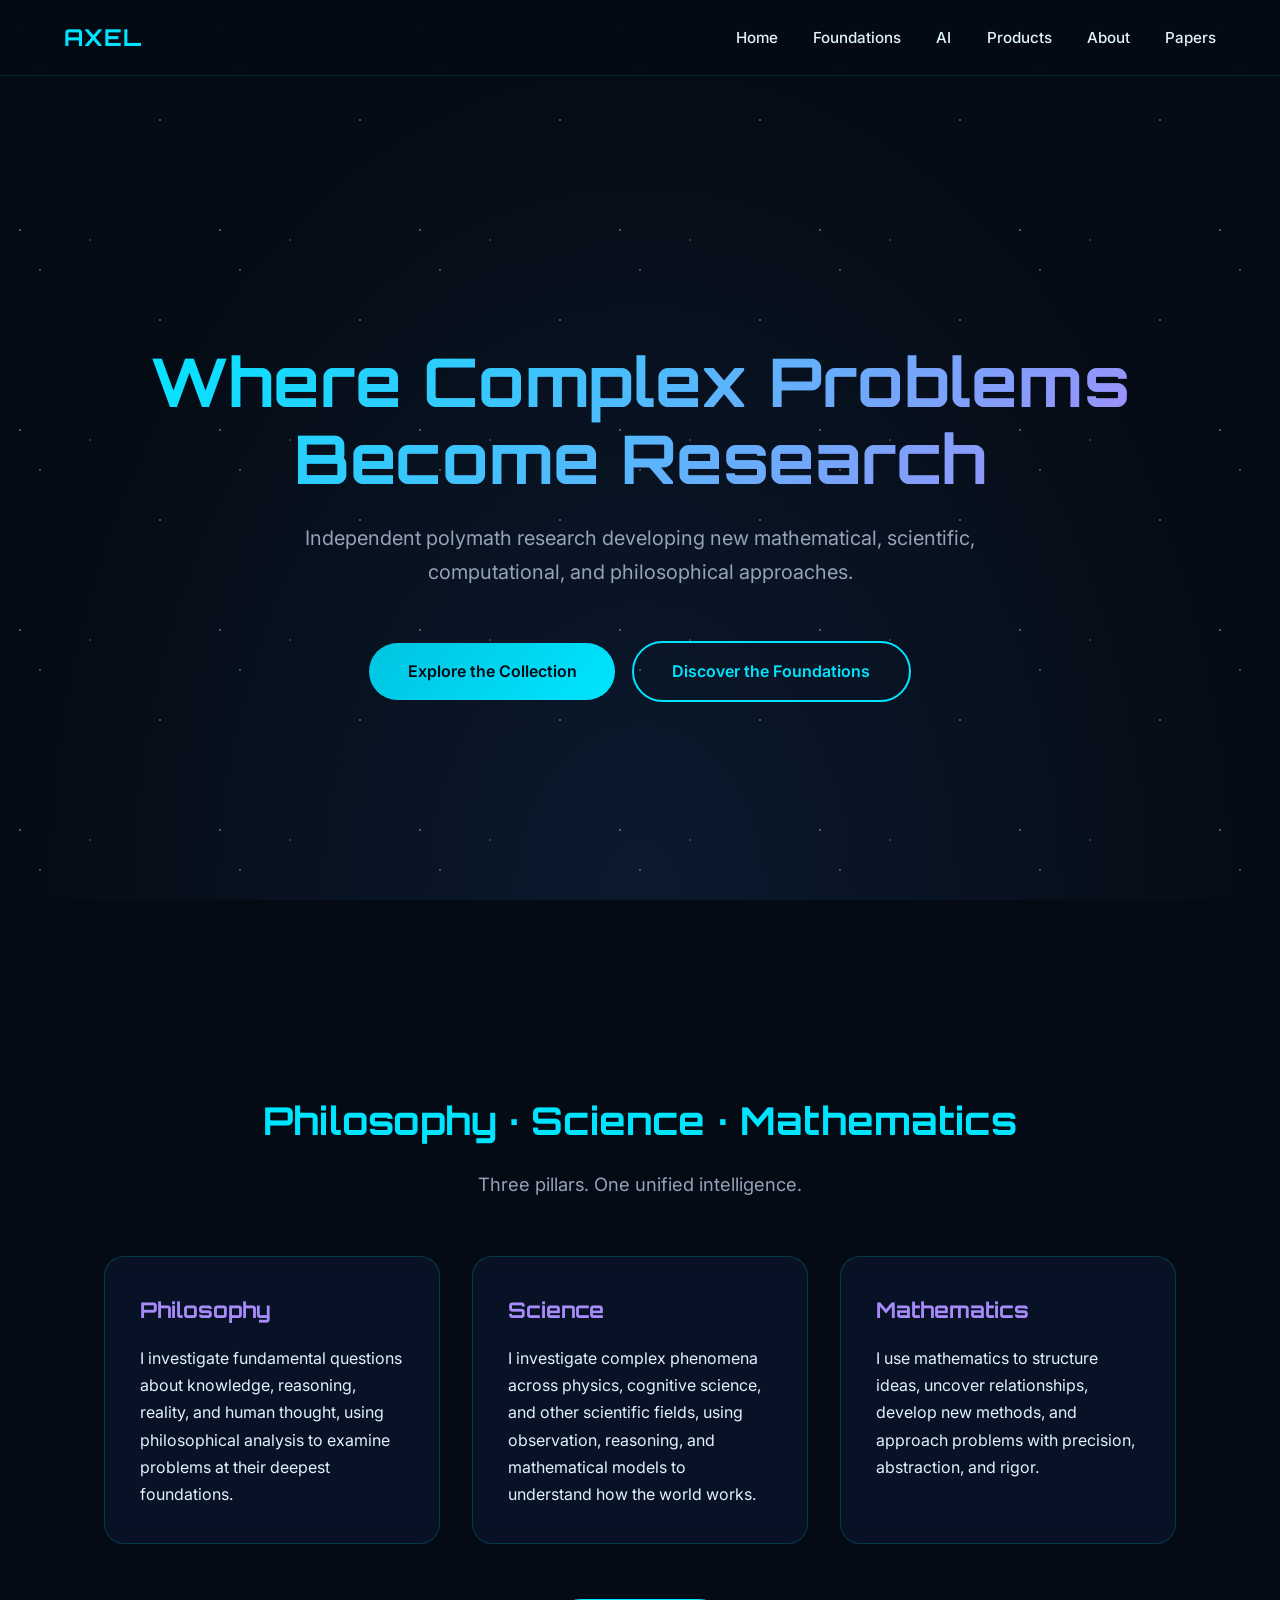
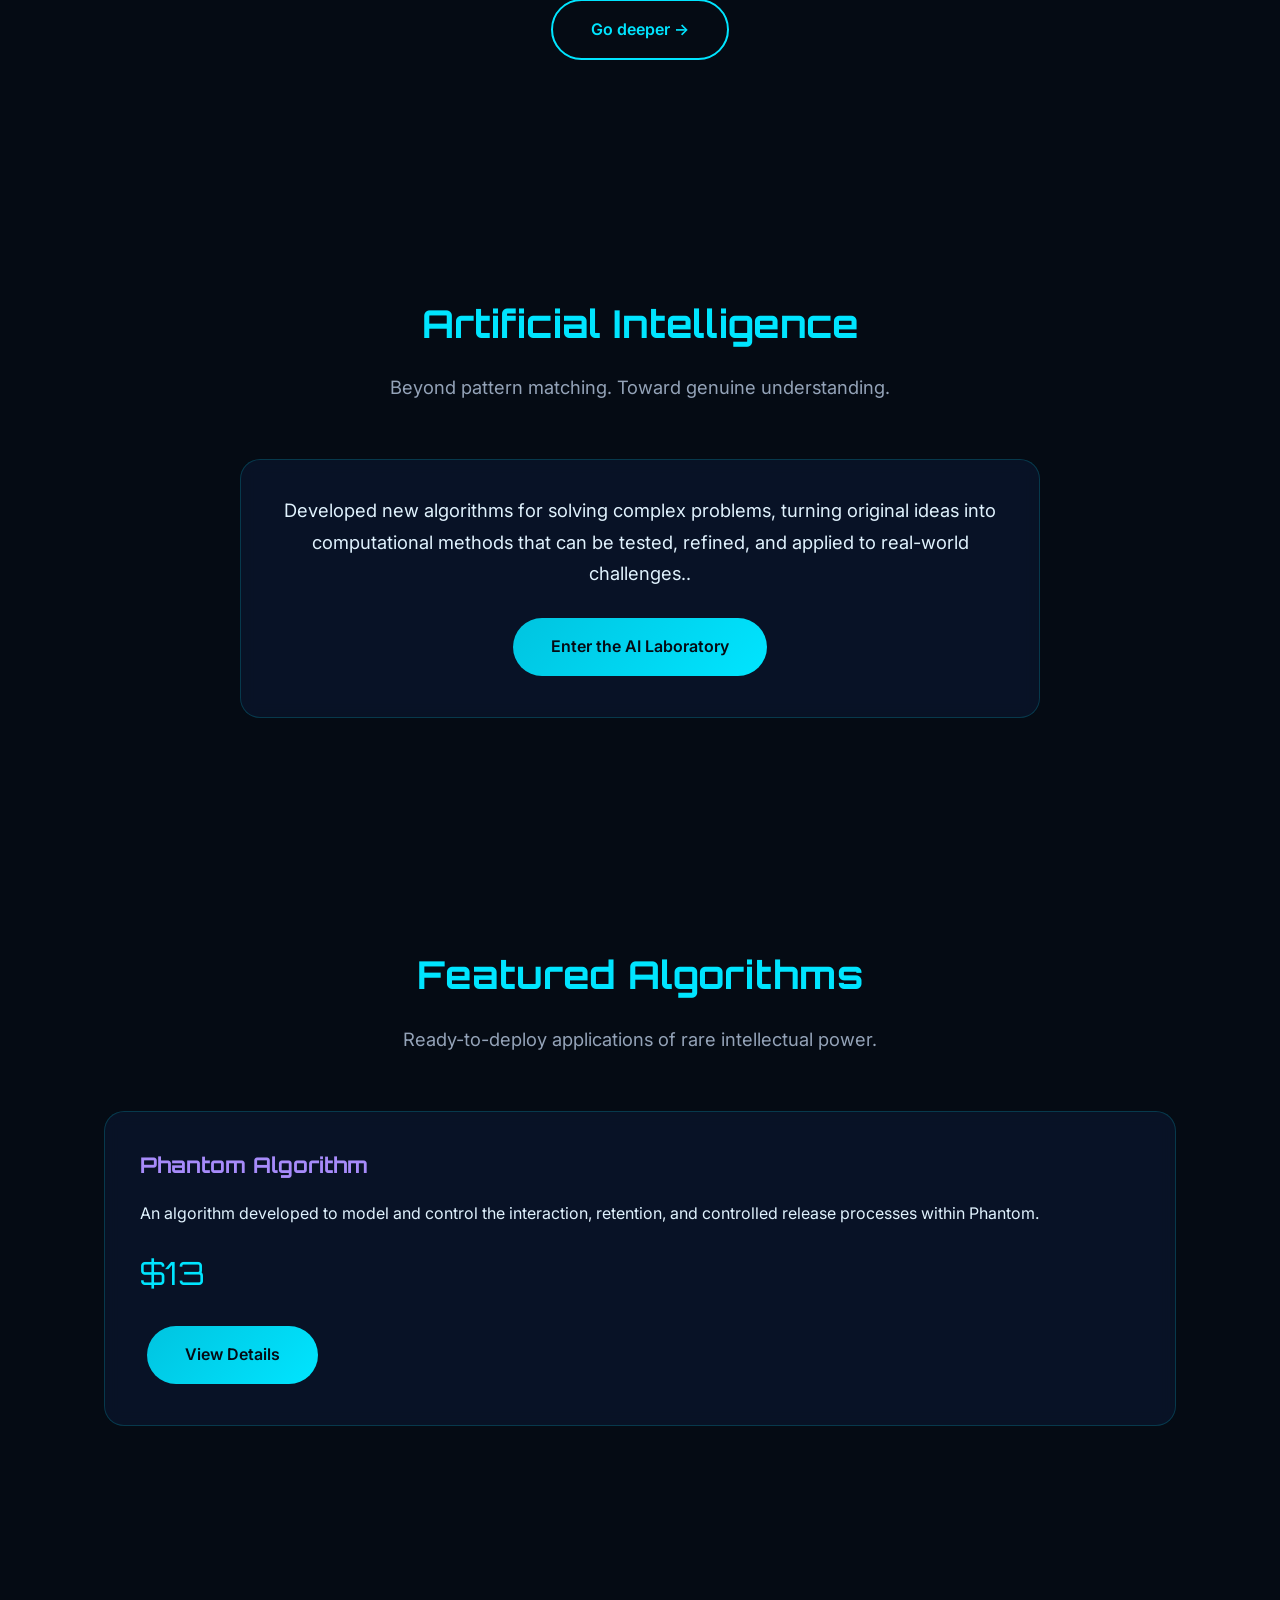
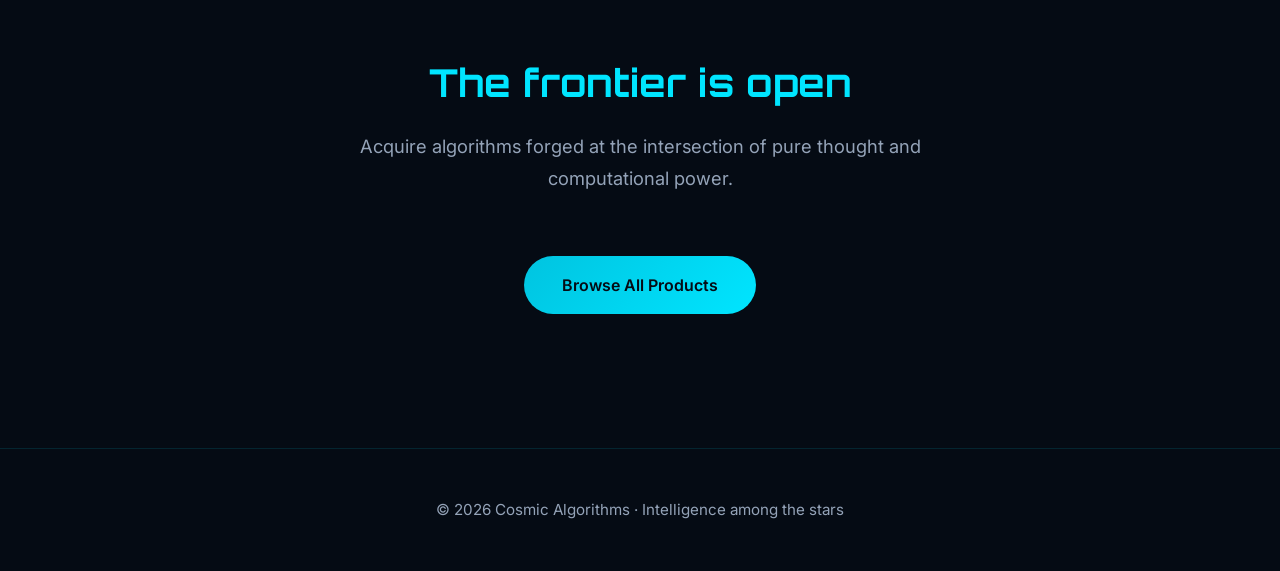
<file: index.html>
<!DOCTYPE html>
<html lang="en">
<head>
  <meta charset="UTF-8">
  <meta name="viewport" content="width=device-width, initial-scale=1.0">
  <title>AXEL | Intelligence Beyond Limits</title>
  <link rel="stylesheet" href="style.css">
  <script src="script.js" defer></script>
</head>
<body>
  <div class="space-bg"></div>
  <div class="stars"></div>

  <nav>
    <a href="index.html" class="logo">AXEL</a>
    <ul class="nav-links">
      <li><a href="index.html">Home</a></li>
      <li><a href="philosophy-science-math.html">Foundations</a></li>
      <li><a href="ai.html">AI</a></li>
      <li><a href="products.html">Products</a></li>
      <li><a href="about.html">About</a></li>
      <li><a href="papers.html">Papers</a></li>
    </ul>
  </nav>

  <!-- HERO -->
  <section class="hero">
    <h1>Where Complex Problems<br>Become Research</h1>
    <p>Independent polymath research developing new mathematical, scientific, computational, and philosophical approaches.</p>
    <div>
      <a href="products.html" class="btn">Explore the Collection</a>
      <a href="#foundations" class="btn btn-outline">Discover the Foundations</a>
    </div>
  </section>

  <!-- FOUNDATIONS PREVIEW -->
  <section class="section" id="foundations">
    <h2 class="section-title">Philosophy · Science · Mathematics</h2>
    <p class="section-subtitle">Three pillars. One unified intelligence.</p>
    <div class="grid">
      <div class="card">
        <h3>Philosophy</h3>
        <p>I investigate fundamental questions about knowledge, reasoning, reality, and human thought, using philosophical analysis to examine problems at their deepest foundations.</p>
      </div>
      <div class="card">
        <h3>Science</h3>
        <p>I investigate complex phenomena across physics, cognitive science, and other scientific fields, using observation, reasoning, and mathematical models to understand how the world works.</p>
      </div>
      <div class="card">
        <h3>Mathematics</h3>
        <p>I use mathematics to structure ideas, uncover relationships, develop new methods, and approach problems with precision, abstraction, and rigor.</p>
      </div>
    </div>
    <div style="text-align:center; margin-top:3rem;">
      <a href="philosophy-science-math.html" class="btn btn-outline">Go deeper →</a>
    </div>
  </section>

  <!-- AI PREVIEW -->
  <section class="section">
    <h2 class="section-title">Artificial Intelligence</h2>
    <p class="section-subtitle">Beyond pattern matching. Toward genuine understanding.</p>
    <div class="card" style="max-width:800px; margin:0 auto; text-align:center;">
      <p style="font-size:1.15rem;">Developed new algorithms for solving complex problems, turning original ideas into computational methods that can be tested, refined, and applied to real-world challenges..</p>
      <a href="ai.html" class="btn" style="margin-top:1.8rem;">Enter the AI Laboratory</a>
    </div>
  </section>

  <!-- FEATURED PRODUCTS -->
  <section class="section">
    <h2 class="section-title">Featured Algorithms</h2>
    <p class="section-subtitle">Ready-to-deploy applications of rare intellectual power.</p>
    <div class="grid">
      <div class="card">
        <h3>Phantom Algorithm</h3>
        <p>An algorithm developed to model and control the interaction, retention, and controlled release processes within Phantom.</p>
        <div class="price">$13</div>
        <a href="products.html" class="btn">View Details</a>
      </div>
  </section>

  <!-- FINAL CTA -->
  <section class="section" style="text-align:center; padding-bottom:8rem;">
    <h2 class="section-title">The frontier is open</h2>
    <p class="section-subtitle">Acquire algorithms forged at the intersection of pure thought and computational power.</p>
    <a href="products.html" class="btn">Browse All Products</a>
  </section>

  <footer>
    <p>© 2026 Cosmic Algorithms · Intelligence among the stars</p>
  </footer>
</body>
</html>
</file>
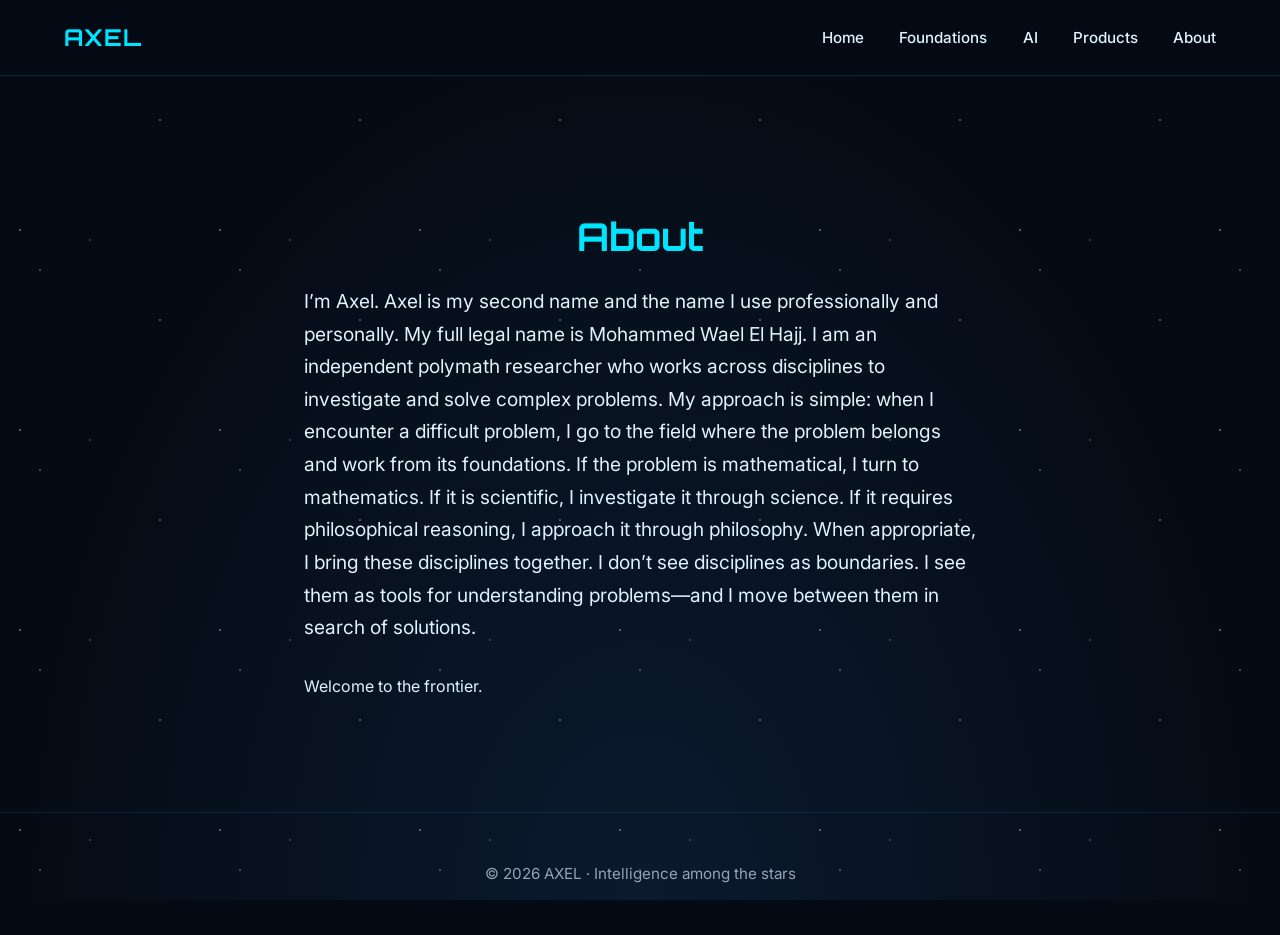
<file: about.html>
<!DOCTYPE html>
<html lang="en">
<head>
  <meta charset="UTF-8">
  <meta name="viewport" content="width=device-width, initial-scale=1.0">
  <title>About | AXEL</title>
  <link rel="stylesheet" href="style.css">
  <script src="script.js" defer></script>
</head>
<body>
  <div class="space-bg"></div>
  <div class="stars"></div>

  <nav>
    <a href="index.html" class="logo">AXEL</a>
    <ul class="nav-links">
      <li><a href="index.html">Home</a></li>
      <li><a href="philosophy-science-math.html">Foundations</a></li>
      <li><a href="ai.html">AI</a></li>
      <li><a href="products.html">Products</a></li>
      <li><a href="about.html">About</a></li>
    </ul>
  </nav>

  <section class="section" style="padding-top:8rem; max-width:800px;">
    <h1 class="section-title">About</h1>
    <p style="font-size:1.2rem; margin-bottom:1.8rem;">
I’m Axel. Axel is my second name and the name I use professionally and personally. My full legal name is Mohammed Wael El Hajj. I am an independent polymath researcher who works across disciplines to investigate and solve complex problems.
My approach is simple: when I encounter a difficult problem, I go to the field where the problem belongs and work from its foundations. If the problem is mathematical, I turn to mathematics. If it is scientific, I investigate it through science. If it requires philosophical reasoning, I approach it through philosophy. When appropriate, I bring these disciplines together.
I don’t see disciplines as boundaries. I see them as tools for understanding problems—and I move between them in search of solutions.
    </p>
    <p>
      Welcome to the frontier.
    </p>
  </section>

  <footer>
    <p>© 2026 AXEL · Intelligence among the stars</p>
  </footer>
</body>
</html>
</file>
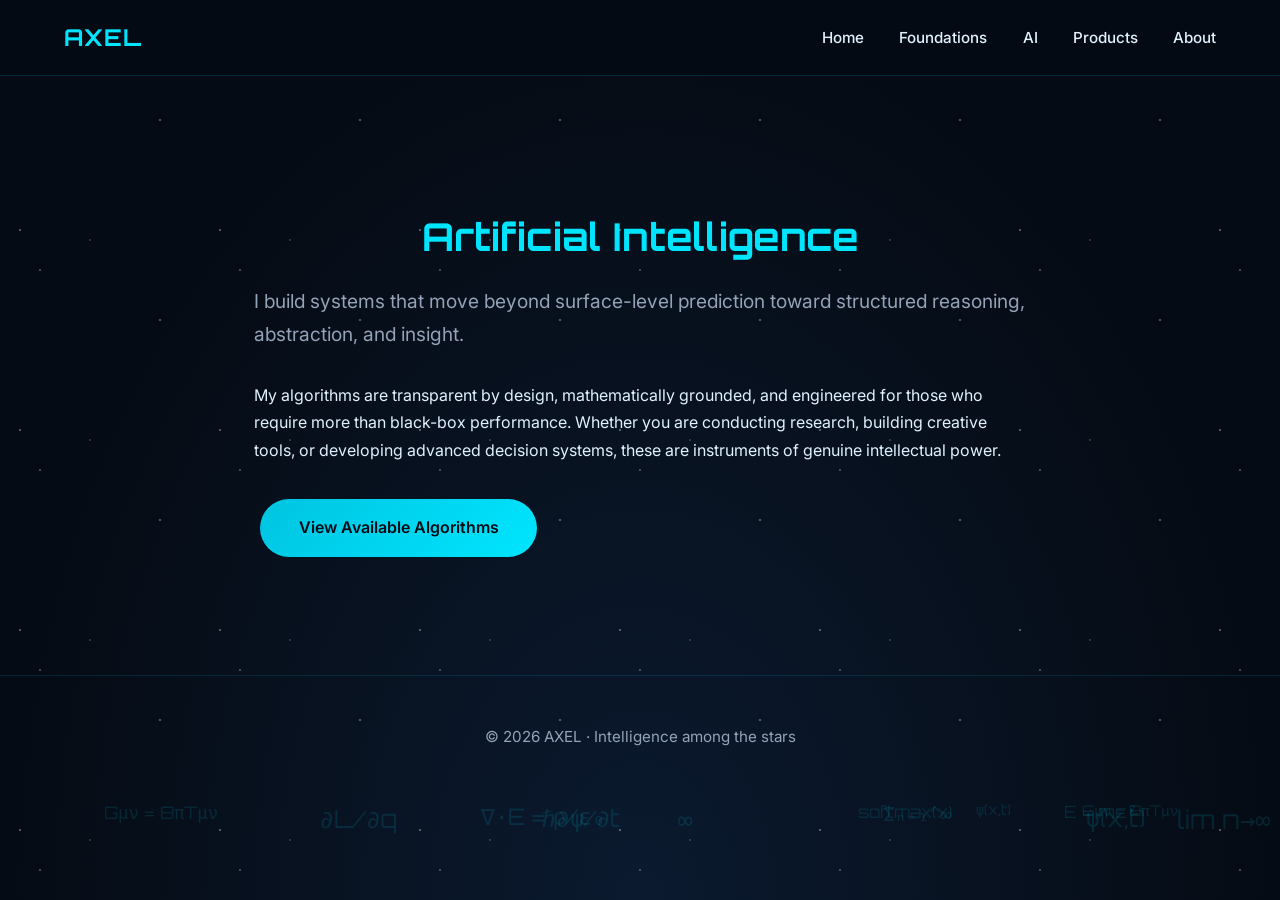
<file: ai.html>
<!DOCTYPE html>
<html lang="en">
<head>
  <meta charset="UTF-8">
  <meta name="viewport" content="width=device-width, initial-scale=1.0">
  <title>AI | AXEL</title>
  <link rel="stylesheet" href="style.css">
  <script src="script.js" defer></script>
</head>
<body>
  <div class="space-bg"></div>
  <div class="stars"></div>

  <nav>
    <a href="index.html" class="logo">AXEL</a>
    <ul class="nav-links">
      <li><a href="index.html">Home</a></li>
      <li><a href="philosophy-science-math.html">Foundations</a></li>
      <li><a href="ai.html">AI</a></li>
      <li><a href="products.html">Products</a></li>
      <li><a href="about.html">About</a></li>
    </ul>
  </nav>

  <section class="section" style="padding-top:8rem; max-width:900px;">
    <h1 class="section-title">Artificial Intelligence</h1>
    <p style="font-size:1.2rem; color:var(--muted); margin-bottom:2rem;">
      I build systems that move beyond surface-level prediction toward structured reasoning, abstraction, and insight.
    </p>
    <p style="margin-bottom:1.8rem;">
      My algorithms are transparent by design, mathematically grounded, and engineered for those who require more than black-box performance. Whether you are conducting research, building creative tools, or developing advanced decision systems, these are instruments of genuine intellectual power.
    </p>
    <a href="products.html" class="btn">View Available Algorithms</a>
  </section>

  <footer>
    <p>© 2026 AXEL · Intelligence among the stars</p>
  </footer>
</body>
</html>
</file>
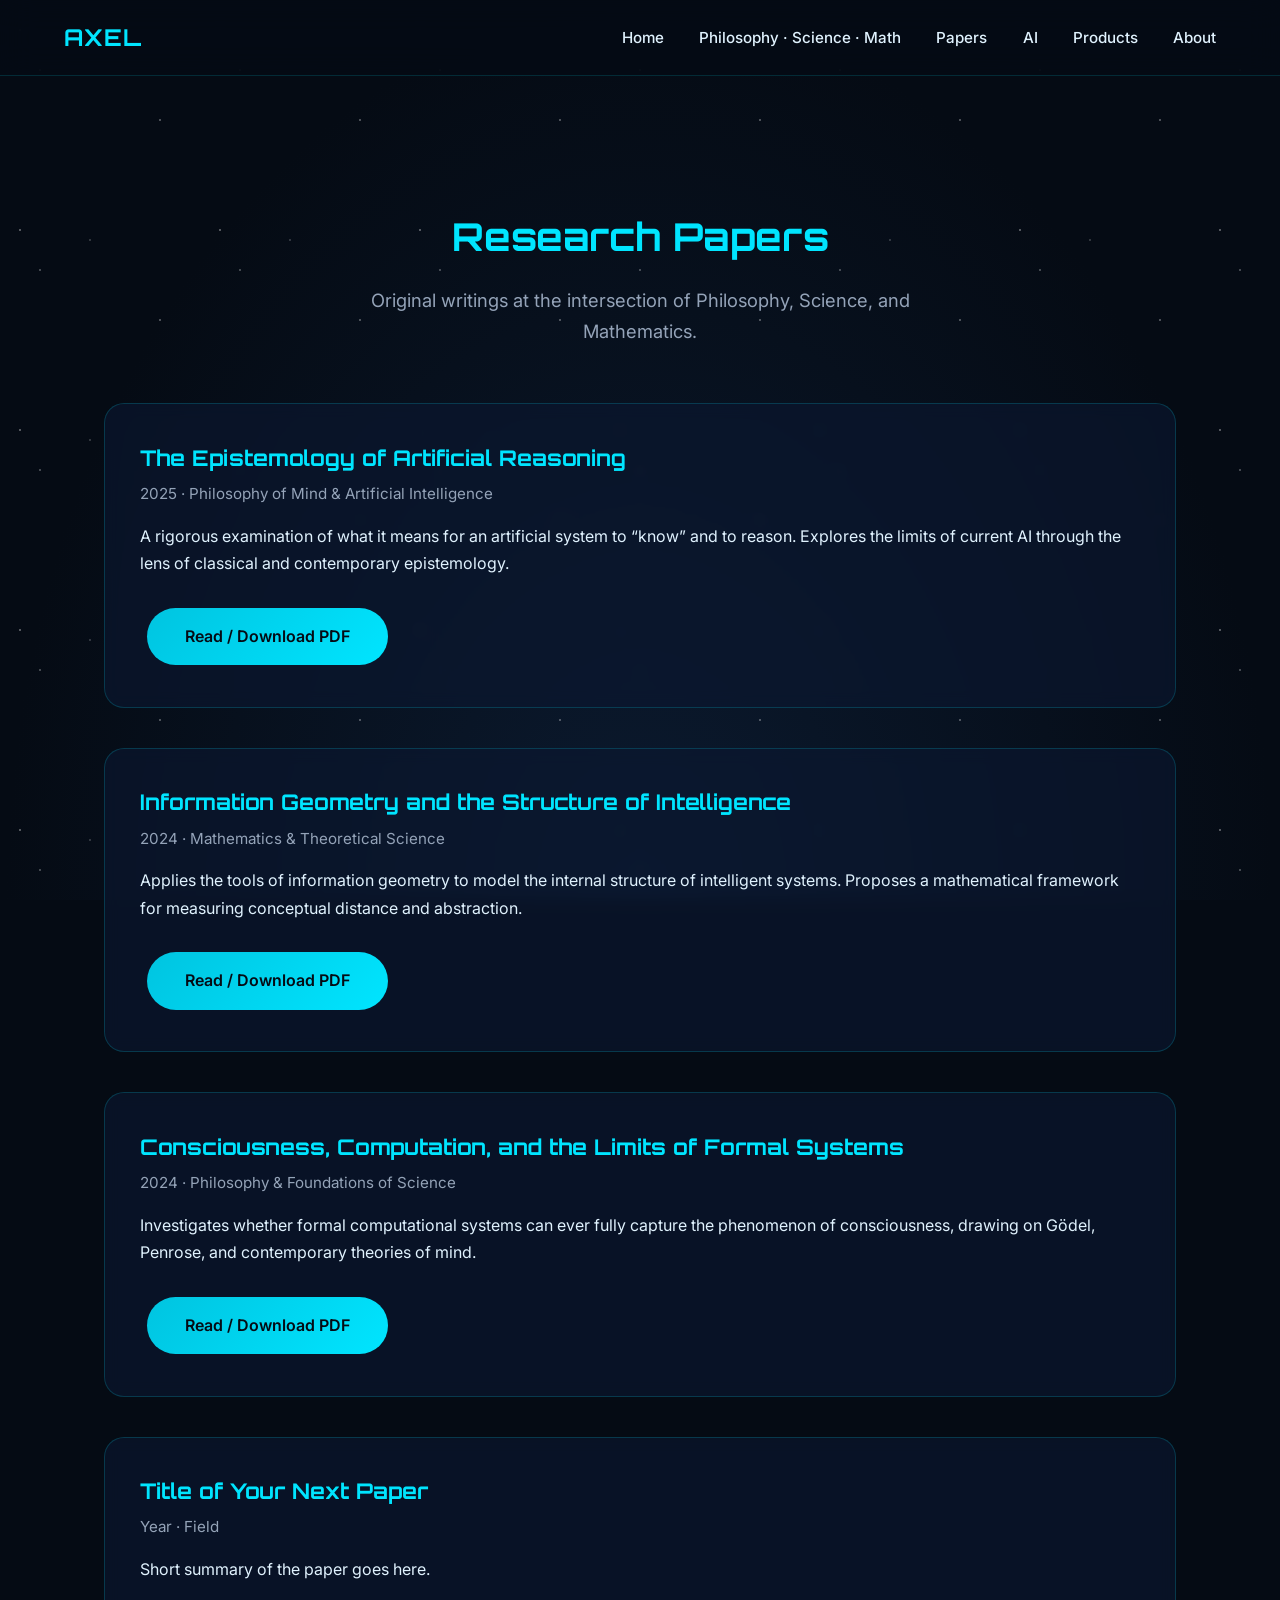
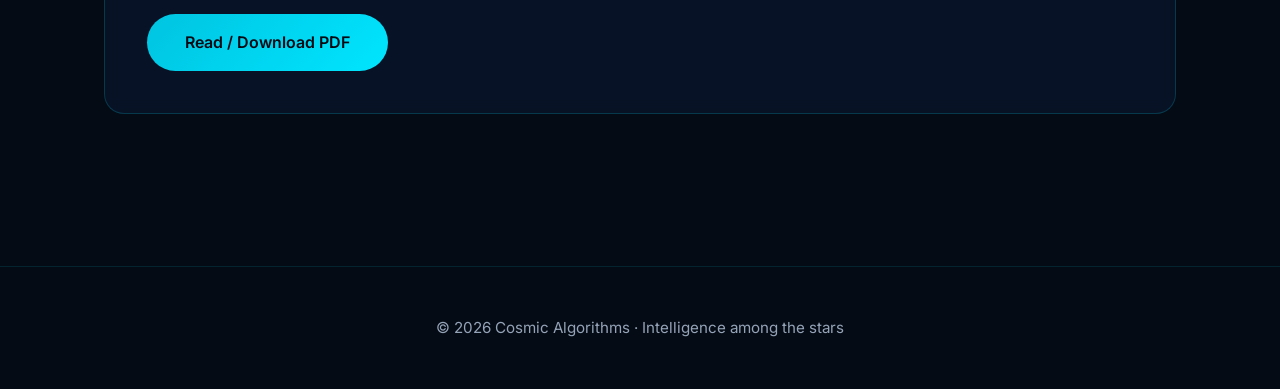
<file: papers.html>
<!DOCTYPE html>
<html lang="en">
<head>
  <meta charset="UTF-8">
  <meta name="viewport" content="width=device-width, initial-scale=1.0">
  <title>Research Papers | AXEL</title>
  <link rel="stylesheet" href="style.css">
  <script src="script.js" defer></script>
</head>
<body>
  <div class="space-bg"></div>
  <div class="stars"></div>

  <nav>
    <a href="index.html" class="logo">AXEL</a>
    <ul class="nav-links">
      <li><a href="index.html">Home</a></li>
      <li><a href="philosophy-science-math.html">Philosophy · Science · Math</a></li>
      <li><a href="papers.html">Papers</a></li>
      <li><a href="ai.html">AI</a></li>
      <li><a href="products.html">Products</a></li>
      <li><a href="about.html">About</a></li>
    </ul>
  </nav>

  <section class="section" style="padding-top: 8rem;">
    <h1 class="section-title">Research Papers</h1>
    <p class="section-subtitle">
      Original writings at the intersection of Philosophy, Science, and Mathematics.
    </p>

    <!-- Paper 1 -->
    <div class="card" style="margin-bottom: 2.5rem;">
      <h3 style="color: var(--cyan); margin-bottom: 0.3rem;">The Epistemology of Artificial Reasoning</h3>
      <p style="color: var(--muted); font-size: 0.95rem; margin-bottom: 1rem;">
        2025 · Philosophy of Mind & Artificial Intelligence
      </p>
      <p style="margin-bottom: 1.5rem;">
        A rigorous examination of what it means for an artificial system to “know” and to reason. Explores the limits of current AI through the lens of classical and contemporary epistemology.
      </p>
      <a href="#" class="btn" target="_blank">Read / Download PDF</a>
    </div>

    <!-- Paper 2 -->
    <div class="card" style="margin-bottom: 2.5rem;">
      <h3 style="color: var(--cyan); margin-bottom: 0.3rem;">Information Geometry and the Structure of Intelligence</h3>
      <p style="color: var(--muted); font-size: 0.95rem; margin-bottom: 1rem;">
        2024 · Mathematics & Theoretical Science
      </p>
      <p style="margin-bottom: 1.5rem;">
        Applies the tools of information geometry to model the internal structure of intelligent systems. Proposes a mathematical framework for measuring conceptual distance and abstraction.
      </p>
      <a href="#" class="btn" target="_blank">Read / Download PDF</a>
    </div>

    <!-- Paper 3 -->
    <div class="card" style="margin-bottom: 2.5rem;">
      <h3 style="color: var(--cyan); margin-bottom: 0.3rem;">Consciousness, Computation, and the Limits of Formal Systems</h3>
      <p style="color: var(--muted); font-size: 0.95rem; margin-bottom: 1rem;">
        2024 · Philosophy & Foundations of Science
      </p>
      <p style="margin-bottom: 1.5rem;">
        Investigates whether formal computational systems can ever fully capture the phenomenon of consciousness, drawing on Gödel, Penrose, and contemporary theories of mind.
      </p>
      <a href="#" class="btn" target="_blank">Read / Download PDF</a>
    </div>

    <!-- Paper 4 (example empty slot) -->
    <div class="card" style="margin-bottom: 2.5rem;">
      <h3 style="color: var(--cyan); margin-bottom: 0.3rem;">Title of Your Next Paper</h3>
      <p style="color: var(--muted); font-size: 0.95rem; margin-bottom: 1rem;">
        Year · Field
      </p>
      <p style="margin-bottom: 1.5rem;">
        Short summary of the paper goes here.
      </p>
      <a href="#" class="btn" target="_blank">Read / Download PDF</a>
    </div>

  </section>

  <footer>
    <p>© 2026 Cosmic Algorithms · Intelligence among the stars</p>
  </footer>
</body>
</html>
</file>
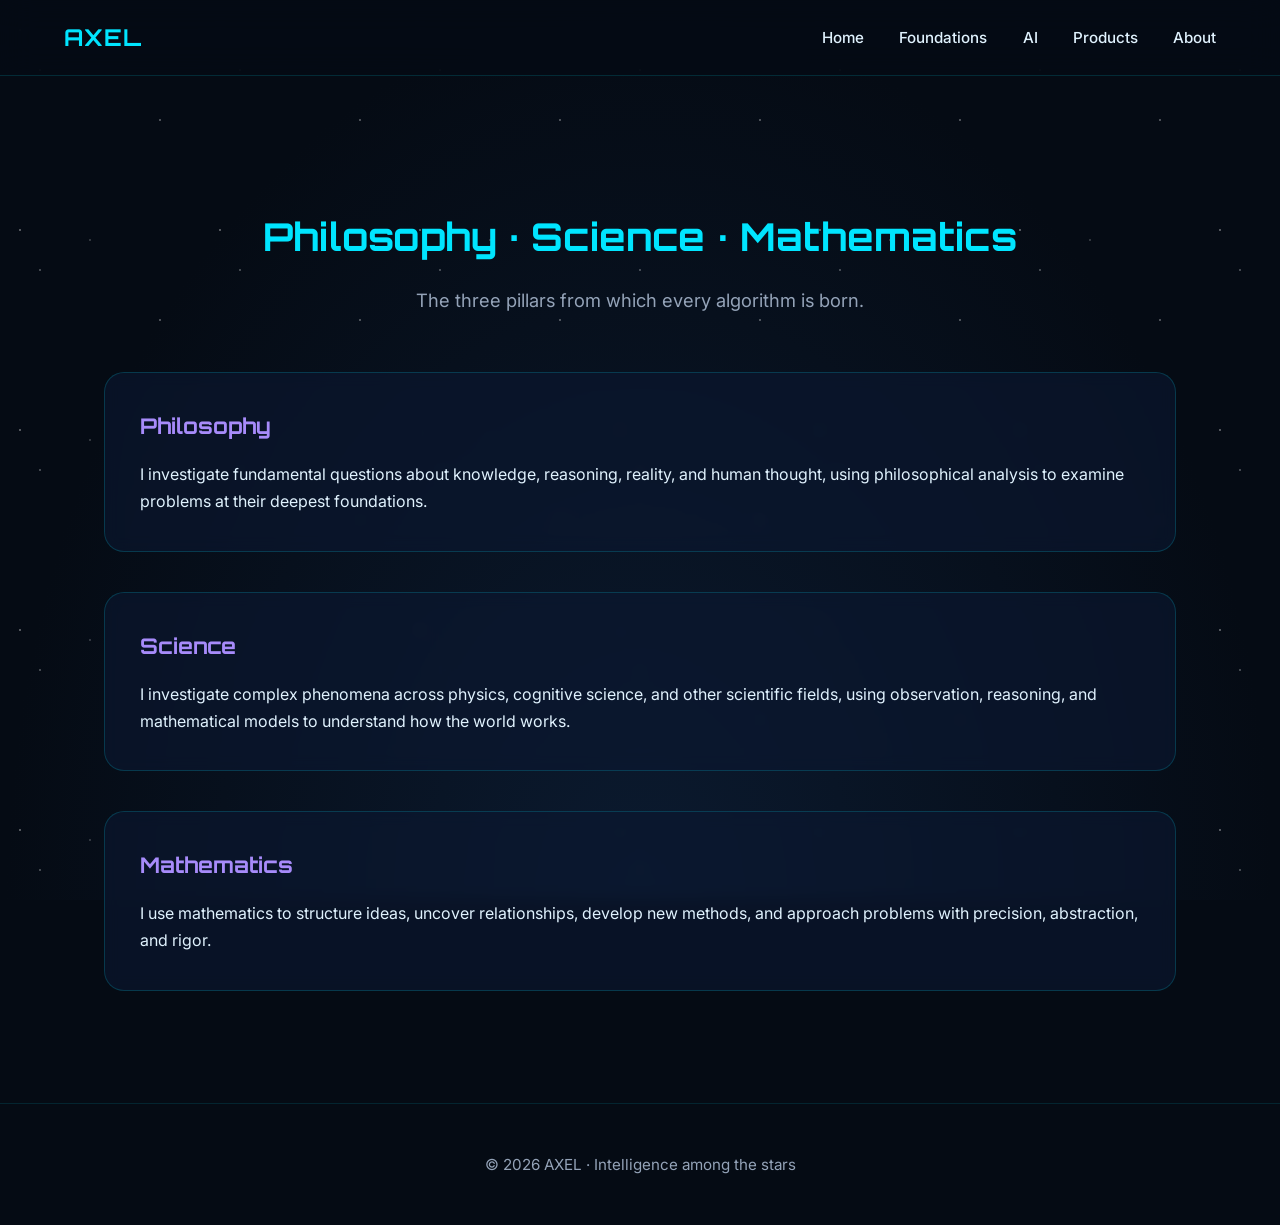
<file: philosophy-science-math.html>
<!DOCTYPE html>
<html lang="en">
<head>
  <meta charset="UTF-8">
  <meta name="viewport" content="width=device-width, initial-scale=1.0">
  <title>Foundations | AXEL </title>
  <link rel="stylesheet" href="style.css">
  <script src="script.js" defer></script>
</head>
<body>
  <div class="space-bg"></div>
  <div class="stars"></div>

  <nav>
    <a href="index.html" class="logo">AXEL</a>
    <ul class="nav-links">
      <li><a href="index.html">Home</a></li>
      <li><a href="philosophy-science-math.html">Foundations</a></li>
      <li><a href="ai.html">AI</a></li>
      <li><a href="products.html">Products</a></li>
      <li><a href="about.html">About</a></li>
    </ul>
  </nav>

  <section class="section" style="padding-top:8rem;">
    <h1 class="section-title">Philosophy · Science · Mathematics</h1>
    <p class="section-subtitle">The three pillars from which every algorithm is born.</p>

    <div class="card" style="margin-bottom:2.5rem;">
      <h3>Philosophy</h3>
      <p>I investigate fundamental questions about knowledge, reasoning, reality, and human thought, using philosophical analysis to examine problems at their deepest foundations.</p>
    </div>

    <div class="card" style="margin-bottom:2.5rem;">
      <h3>Science</h3>
      <p>I investigate complex phenomena across physics, cognitive science, and other scientific fields, using observation, reasoning, and mathematical models to understand how the world works.</p>
    </div>

    <div class="card">
      <h3>Mathematics</h3>
      <p>I use mathematics to structure ideas, uncover relationships, develop new methods, and approach problems with precision, abstraction, and rigor.</p>
    </div>
  </section>

  <footer>
    <p>© 2026 AXEL · Intelligence among the stars</p>
  </footer>
</body>
</html>
</file>
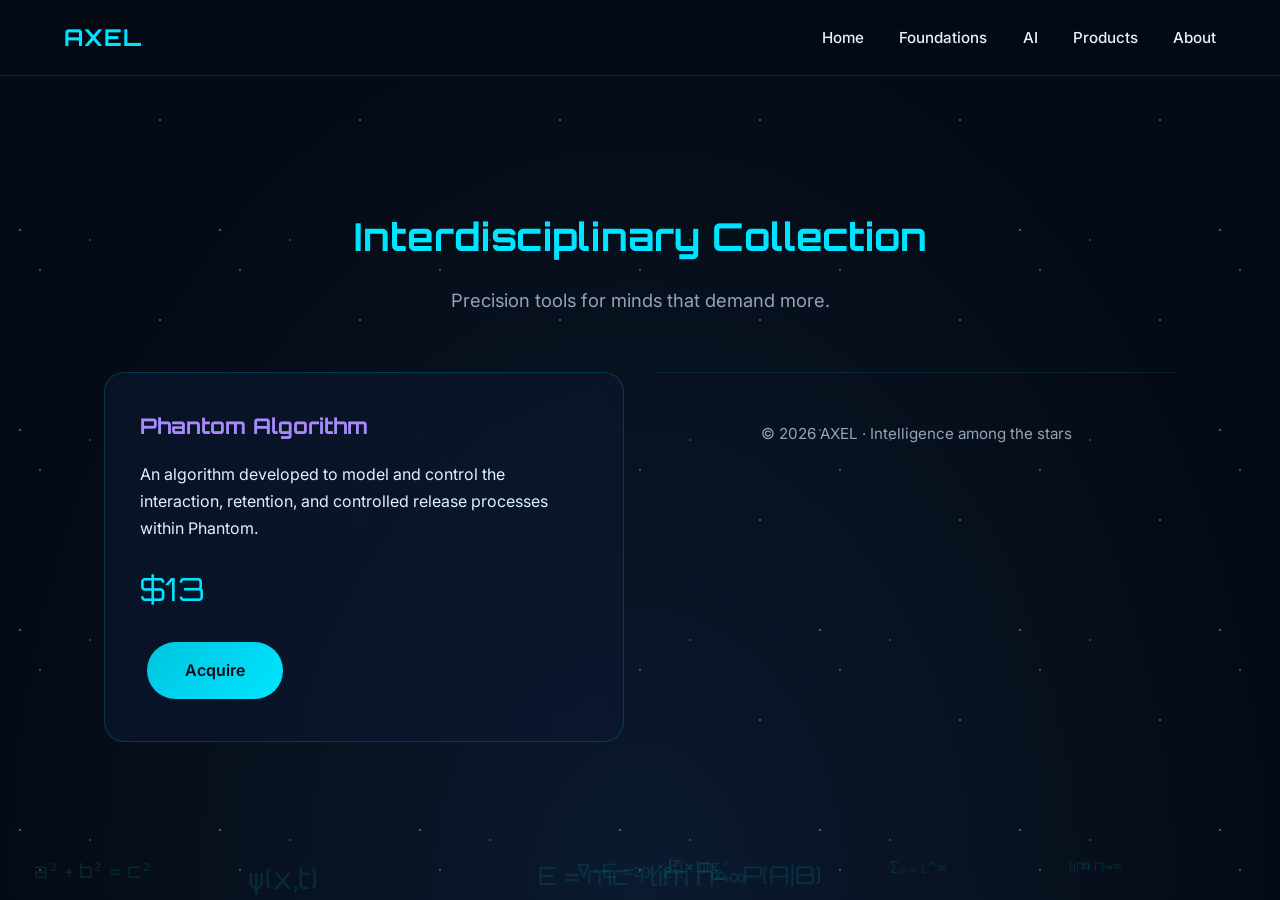
<file: products.html>
<!DOCTYPE html>
<html lang="en">
<head>
  <meta charset="UTF-8">
  <meta name="viewport" content="width=device-width, initial-scale=1.0">
  <title>Products | AXEL</title>
  <link rel="stylesheet" href="style.css">
  <script src="script.js" defer></script>
</head>
<body>
  <div class="space-bg"></div>
  <div class="stars"></div>

  <nav>
    <a href="index.html" class="logo">AXEL</a>
    <ul class="nav-links">
      <li><a href="index.html">Home</a></li>
      <li><a href="philosophy-science-math.html">Foundations</a></li>
      <li><a href="ai.html">AI</a></li>
      <li><a href="products.html">Products</a></li>
      <li><a href="about.html">About</a></li>
    </ul>
  </nav>

  <section class="section" style="padding-top:8rem;">
    <h1 class="section-title">Interdisciplinary Collection</h1>
    <p class="section-subtitle">Precision tools for minds that demand more.</p>

    <div class="grid">
      <div class="card">
        <h3>Phantom Algorithm</h3>
        <p>An algorithm developed to model and control the interaction, retention, and controlled release processes within Phantom.</p>
        <div class="price">$13</div>
        <a href="#" class="btn">Acquire</a>
      </div>

  <footer>
    <p>© 2026 AXEL · Intelligence among the stars</p>
  </footer>
</body>
</html>
</file>
<file: style.css>
@import url('https://fonts.googleapis.com/css2?family=Orbitron:wght@500;700&family=Inter:wght@300;400;500;600&display=swap');

:root {
  --bg: #050B14;
  --card: rgba(12, 24, 48, 0.65);
  --cyan: #00E5FF;
  --violet: #A78BFA;
  --text: #E0F2FE;
  --muted: #94A3B8;
}

* {
  margin: 0;
  padding: 0;
  box-sizing: border-box;
}

html {
  scroll-behavior: smooth;
}

body {
  font-family: 'Inter', sans-serif;
  background: var(--bg);
  color: var(--text);
  line-height: 1.7;
  overflow-x: hidden;
}

/* Space background */
.space-bg {
  position: fixed;
  inset: 0;
  background: radial-gradient(ellipse at bottom, #0B1A2F 0%, #050B14 70%);
  z-index: -3;
}

.stars {
  position: fixed;
  inset: 0;
  background-image: 
    radial-gradient(1.5px 1.5px at 20px 30px, white, transparent),
    radial-gradient(1.5px 1.5px at 40px 70px, rgba(255,255,255,0.8), transparent),
    radial-gradient(1px 1px at 90px 40px, white, transparent),
    radial-gradient(1.5px 1.5px at 160px 120px, rgba(255,255,255,0.9), transparent);
  background-size: 200px 200px;
  animation: twinkle 12s infinite;
  z-index: -2;
  opacity: 0.6;
}

@keyframes twinkle {
  0%, 100% { opacity: 0.5; }
  50% { opacity: 0.8; }
}

/* Floating equations */
.equation {
  position: fixed;
  font-family: 'Orbitron', monospace;
  color: rgba(0, 229, 255, 0.12);
  font-size: clamp(1rem, 2.5vw, 1.6rem);
  pointer-events: none;
  z-index: -1;
  white-space: nowrap;
  animation: float linear infinite;
}

@keyframes float {
  0% { transform: translateY(110vh) rotate(0deg); opacity: 0; }
  10% { opacity: 1; }
  90% { opacity: 1; }
  100% { transform: translateY(-20vh) rotate(360deg); opacity: 0; }
}

/* Navigation */
nav {
  position: sticky;
  top: 0;
  z-index: 100;
  display: flex;
  justify-content: space-between;
  align-items: center;
  padding: 1.1rem 5%;
  background: rgba(5, 11, 20, 0.85);
  backdrop-filter: blur(16px);
  border-bottom: 1px solid rgba(0, 229, 255, 0.15);
}

.logo {
  font-family: 'Orbitron', sans-serif;
  font-size: 1.45rem;
  font-weight: 700;
  color: var(--cyan);
  text-decoration: none;
  letter-spacing: 1px;
}

.nav-links {
  display: flex;
  gap: 2.2rem;
  list-style: none;
}

.nav-links a {
  color: var(--text);
  text-decoration: none;
  font-weight: 500;
  font-size: 0.95rem;
  transition: color 0.25s;
}

.nav-links a:hover {
  color: var(--cyan);
}

/* Hero */
.hero {
  min-height: 100vh;
  display: flex;
  flex-direction: column;
  justify-content: center;
  align-items: center;
  text-align: center;
  padding: 0 1.5rem;
}

.hero h1 {
  font-family: 'Orbitron', sans-serif;
  font-size: clamp(2.4rem, 6vw, 4.2rem);
  font-weight: 700;
  line-height: 1.15;
  margin-bottom: 1.5rem;
  background: linear-gradient(135deg, #00E5FF, #A78BFA);
  -webkit-background-clip: text;
  -webkit-text-fill-color: transparent;
}

.hero p {
  font-size: 1.25rem;
  max-width: 680px;
  color: var(--muted);
  margin-bottom: 2.8rem;
}

/* Buttons */
.btn {
  display: inline-block;
  padding: 0.95rem 2.4rem;
  background: linear-gradient(135deg, #00C4E0, #00E5FF);
  color: #050B14;
  font-weight: 600;
  text-decoration: none;
  border-radius: 50px;
  transition: all 0.3s ease;
  margin: 0.4rem;
}

.btn:hover {
  transform: translateY(-4px);
  box-shadow: 0 12px 30px rgba(0, 229, 255, 0.35);
}

.btn-outline {
  background: transparent;
  border: 2px solid var(--cyan);
  color: var(--cyan);
}

.btn-outline:hover {
  background: rgba(0, 229, 255, 0.1);
}

/* Sections */
.section {
  padding: 7rem 5%;
  max-width: 1200px;
  margin: 0 auto;
}

.section-title {
  font-family: 'Orbitron', sans-serif;
  font-size: 2.4rem;
  text-align: center;
  margin-bottom: 1rem;
  color: var(--cyan);
}

.section-subtitle {
  text-align: center;
  color: var(--muted);
  max-width: 640px;
  margin: 0 auto 3.5rem;
  font-size: 1.15rem;
}

/* Cards */
.grid {
  display: grid;
  grid-template-columns: repeat(auto-fit, minmax(300px, 1fr));
  gap: 2rem;
}

.card {
  background: var(--card);
  border: 1px solid rgba(0, 229, 255, 0.18);
  border-radius: 20px;
  padding: 2.2rem;
  transition: all 0.35s ease;
  backdrop-filter: blur(8px);
}

.card:hover {
  transform: translateY(-10px);
  border-color: rgba(0, 229, 255, 0.4);
  box-shadow: 0 20px 40px rgba(0, 0, 0, 0.4);
}

.card h3 {
  font-family: 'Orbitron', sans-serif;
  font-size: 1.35rem;
  color: var(--violet);
  margin-bottom: 1rem;
}

.price {
  font-family: 'Orbitron', sans-serif;
  font-size: 2rem;
  color: var(--cyan);
  margin: 1.2rem 0;
}

/* Footer */
footer {
  text-align: center;
  padding: 3rem 1rem;
  border-top: 1px solid rgba(0, 229, 255, 0.12);
  color: var(--muted);
  font-size: 0.95rem;
}

/* Mobile */
@media (max-width: 768px) {
  .nav-links {
    gap: 1.2rem;
    font-size: 0.85rem;
  }
  .section {
    padding: 5rem 1.5rem;
  }
}
</file>
